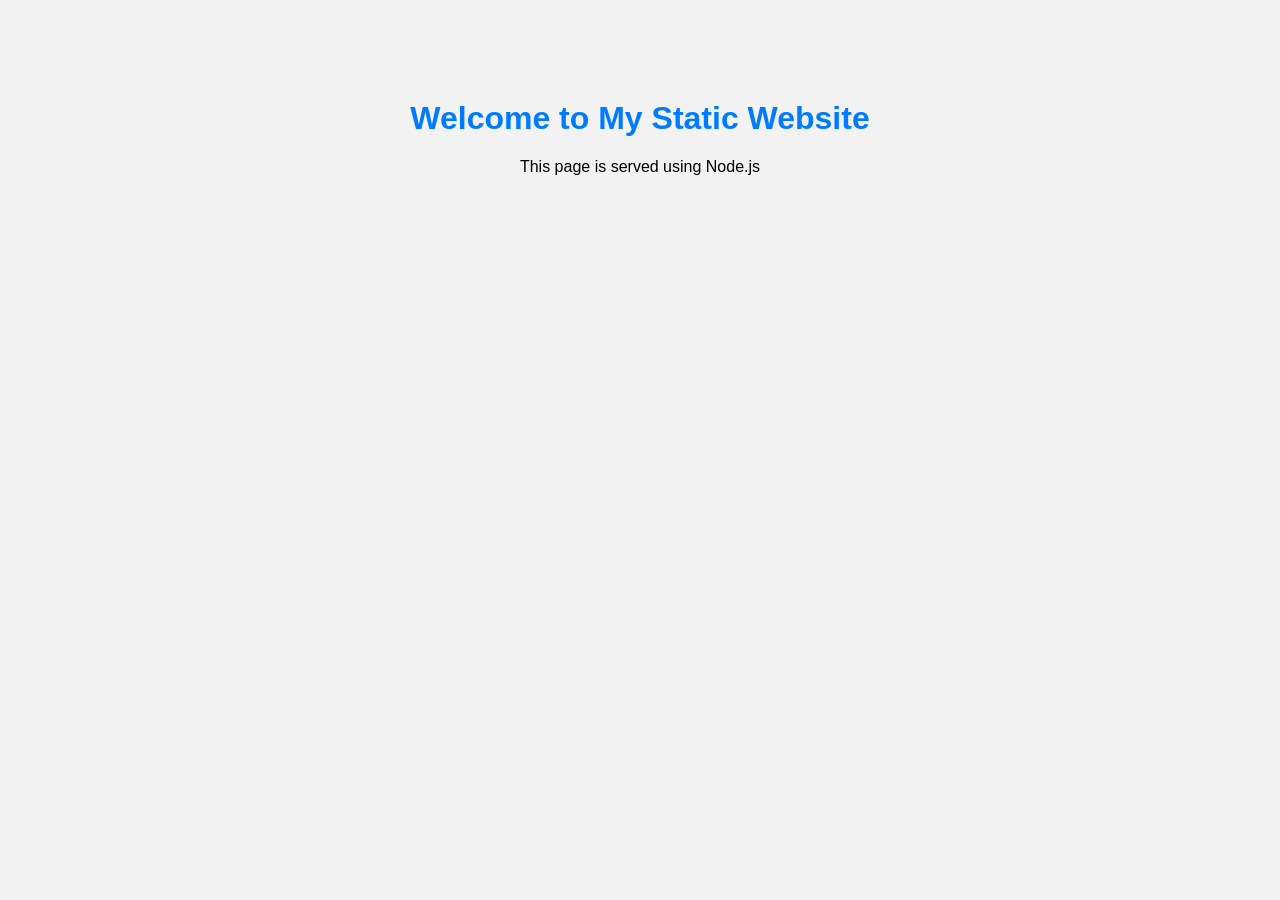
<file: index.html>
<!DOCTYPE html>
<html>
<head>
    <title>Static Website</title>
    <link rel="stylesheet" href="p10.css">
</head>

<body>

    <div class="container">
        <h1>Welcome to My Static Website</h1>
        <p>This page is served using Node.js</p>
    </div>

</body>
</html>
</file>
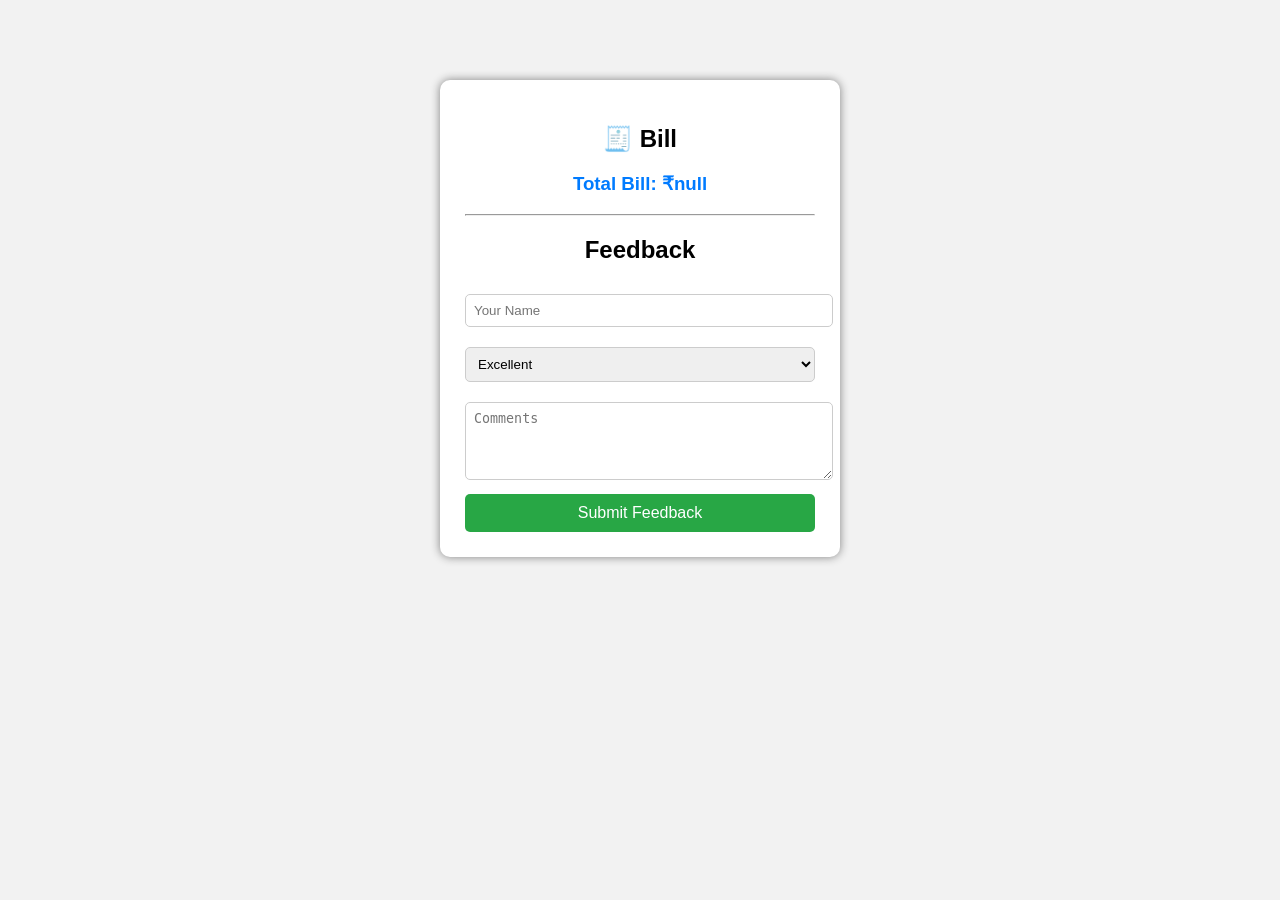
<file: bill.html>
<!DOCTYPE html>
<html>
<head>
    <title>Bill & Feedback</title>
    <link rel="stylesheet" href="p9.css">

    <script>
        function showBill() {
            let total = localStorage.getItem("bill");
            document.getElementById("total").innerHTML = "Total Bill: ₹" + total;
        }

        function submitFeedback() {
            let name = document.getElementById("name").value;
            alert("Thank you " + name + " for your feedback!");
        }
    </script>
</head>

<body onload="showBill()">

<div class="container">

    <h2>🧾 Bill</h2>
    <h3 id="total"></h3>

    <hr>

    <h2>Feedback</h2>

    <form onsubmit="submitFeedback(); return false;">

        <input type="text" id="name" placeholder="Your Name">

        <select>
            <option>Excellent</option>
            <option>Good</option>
            <option>Average</option>
            <option>Poor</option>
        </select>

        <textarea rows="4" placeholder="Comments"></textarea>

        <button type="submit">Submit Feedback</button>

    </form>

</div>

</body>
</html>
</file>
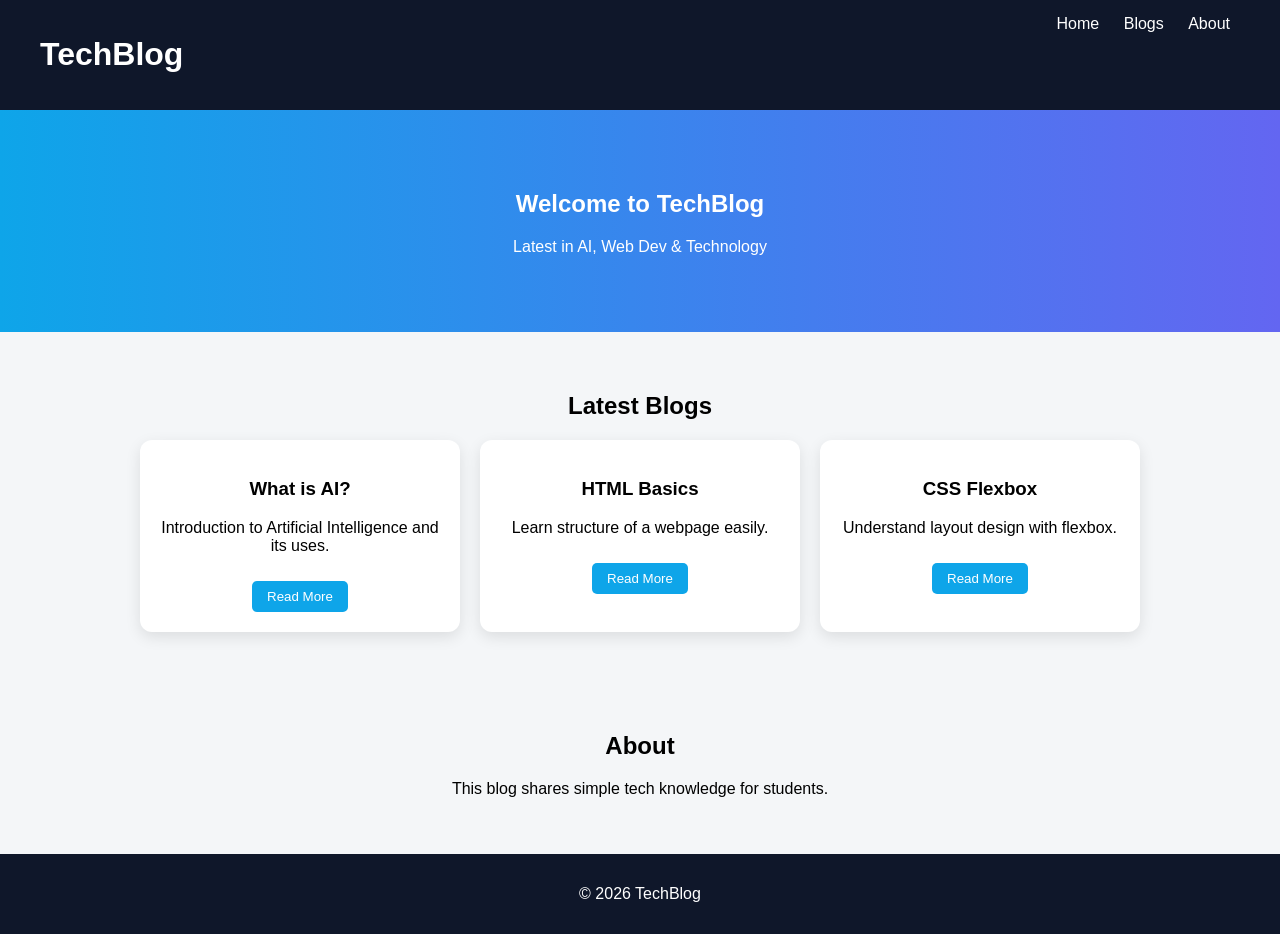
<file: blog.html>
<!DOCTYPE html>
<html lang="en">
<head>
    <meta charset="UTF-8">
    <title>Tech Blog</title>
    <link rel="stylesheet" href="two.css">
</head>

<body>

<!-- Navbar -->
<header>
    <h1>TechBlog</h1>
    <nav>
        <a href="#">Home</a>
        <a href="#blogs">Blogs</a>
        <a href="#about">About</a>
    </nav>
</header>

<!-- Hero -->
<section class="hero">
    <h2>Welcome to TechBlog</h2>
    <p>Latest in AI, Web Dev & Technology</p>
</section>

<!-- Blog Section -->
<section id="blogs">
    <h2>Latest Blogs</h2>

    <div class="blog-container">

        <div class="blog-card">
            <h3>What is AI?</h3>
            <p>Introduction to Artificial Intelligence and its uses.</p>
            <button>Read More</button>
        </div>

        <div class="blog-card">
            <h3>HTML Basics</h3>
            <p>Learn structure of a webpage easily.</p>
            <button>Read More</button>
        </div>

        <div class="blog-card">
            <h3>CSS Flexbox</h3>
            <p>Understand layout design with flexbox.</p>
            <button>Read More</button>
        </div>

    </div>
</section>

<!-- About -->
<section id="about">
    <h2>About</h2>
    <p>This blog shares simple tech knowledge for students.</p>
</section>

<!-- Footer -->
<footer>
    <p>© 2026 TechBlog</p>
</footer>

</body>
</html>
</file>
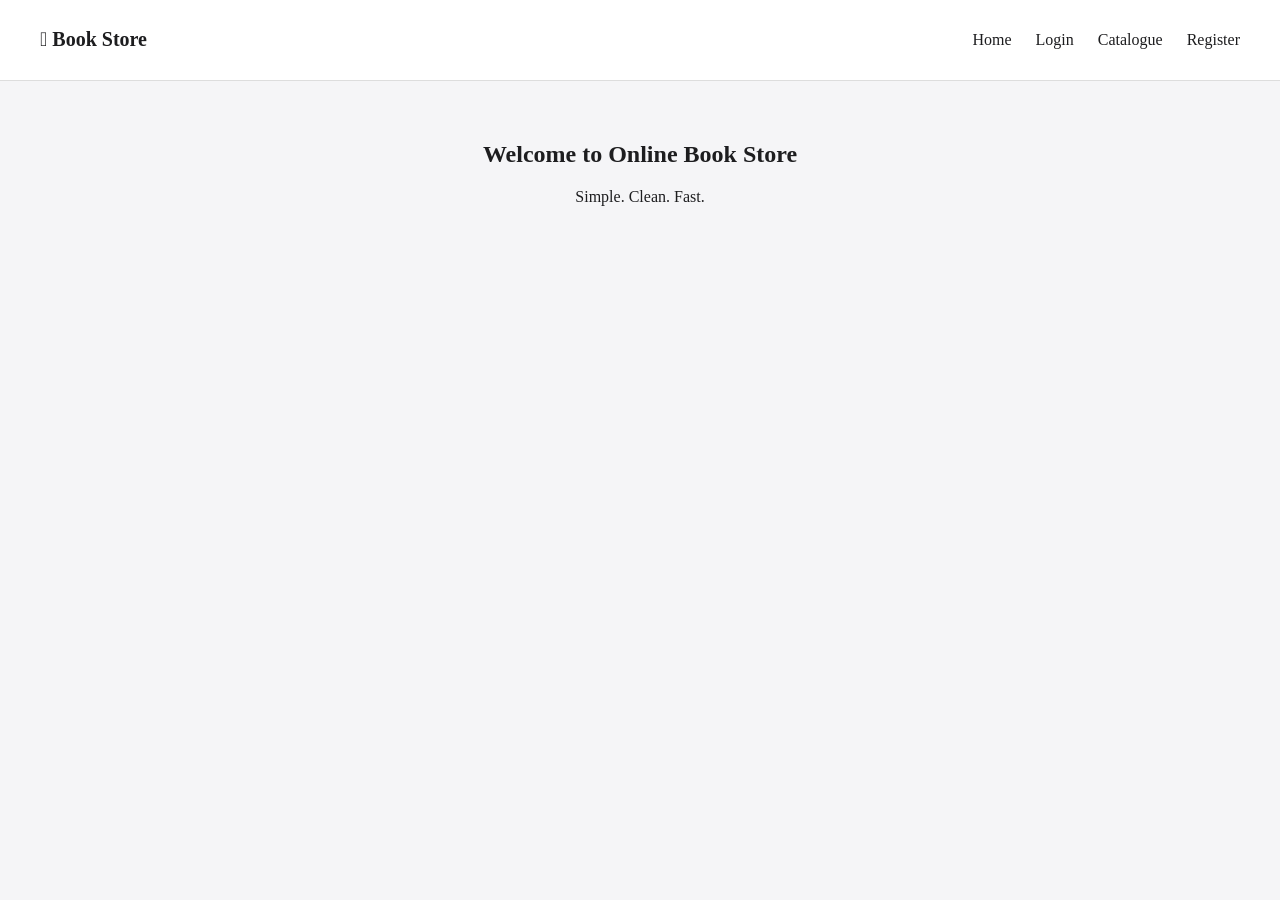
<file: book.html>
<!DOCTYPE html>
<html>
<head>
    <title>Online Book Store</title>
    <link rel="stylesheet" href="p7.css">
</head>

<body>

<!-- Navbar -->
<div class="navbar">
    <h1> Book Store</h1>
    <div class="nav-links">
        <a href="#" onclick="showPage('home')">Home</a>
        <a href="#" onclick="showPage('login')">Login</a>
        <a href="#" onclick="showPage('catalogue')">Catalogue</a>
        <a href="#" onclick="showPage('register')">Register</a>
    </div>
</div>

<!-- HOME -->
<div id="home" class="page active">
    <h2>Welcome to Online Book Store</h2>
    <p>Simple. Clean. Fast.</p>
</div>

<!-- LOGIN -->
<div id="login" class="page">
    <h2>Login</h2>
    <form class="card">
        <input type="text" placeholder="Username">
        <input type="password" placeholder="Password">
        <button>Login</button>
    </form>
</div>

<!-- CATALOGUE -->
<div id="catalogue" class="page">
    <h2>Book Catalogue</h2>

    <table>
        <tr>
            <th>Book</th>
            <th>Author</th>
            <th>Price (₹)</th>
        </tr>
        <tr>
            <td>Java Programming</td>
            <td>Herbert Schildt</td>
            <td>500</td>
        </tr>
        <tr>
            <td>DBMS</td>
            <td>Korth</td>
            <td>450</td>
        </tr>
        <tr>
            <td>Data Structures</td>
            <td>Seymour</td>
            <td>400</td>
        </tr>
        <tr>
            <td>Operating System</td>
            <td>Galvin</td>
            <td>550</td>
        </tr>
    </table>
</div>

<!-- REGISTER -->
<div id="register" class="page">
    <h2>Register</h2>
    <form class="card">
        <input type="text" placeholder="Name">
        <input type="email" placeholder="Email">
        <input type="password" placeholder="Password">
        <input type="text" placeholder="Phone">
        
        <div class="gender">
            <label><input type="radio" name="g"> Male</label>
            <label><input type="radio" name="g"> Female</label>
        </div>

        <button>Register</button>
    </form>
</div>

<script>
function showPage(pageId) {
    let pages = document.querySelectorAll(".page");
    pages.forEach(p => p.classList.remove("active"));
    document.getElementById(pageId).classList.add("active");
}
</script>

</body>
</html>
</file>
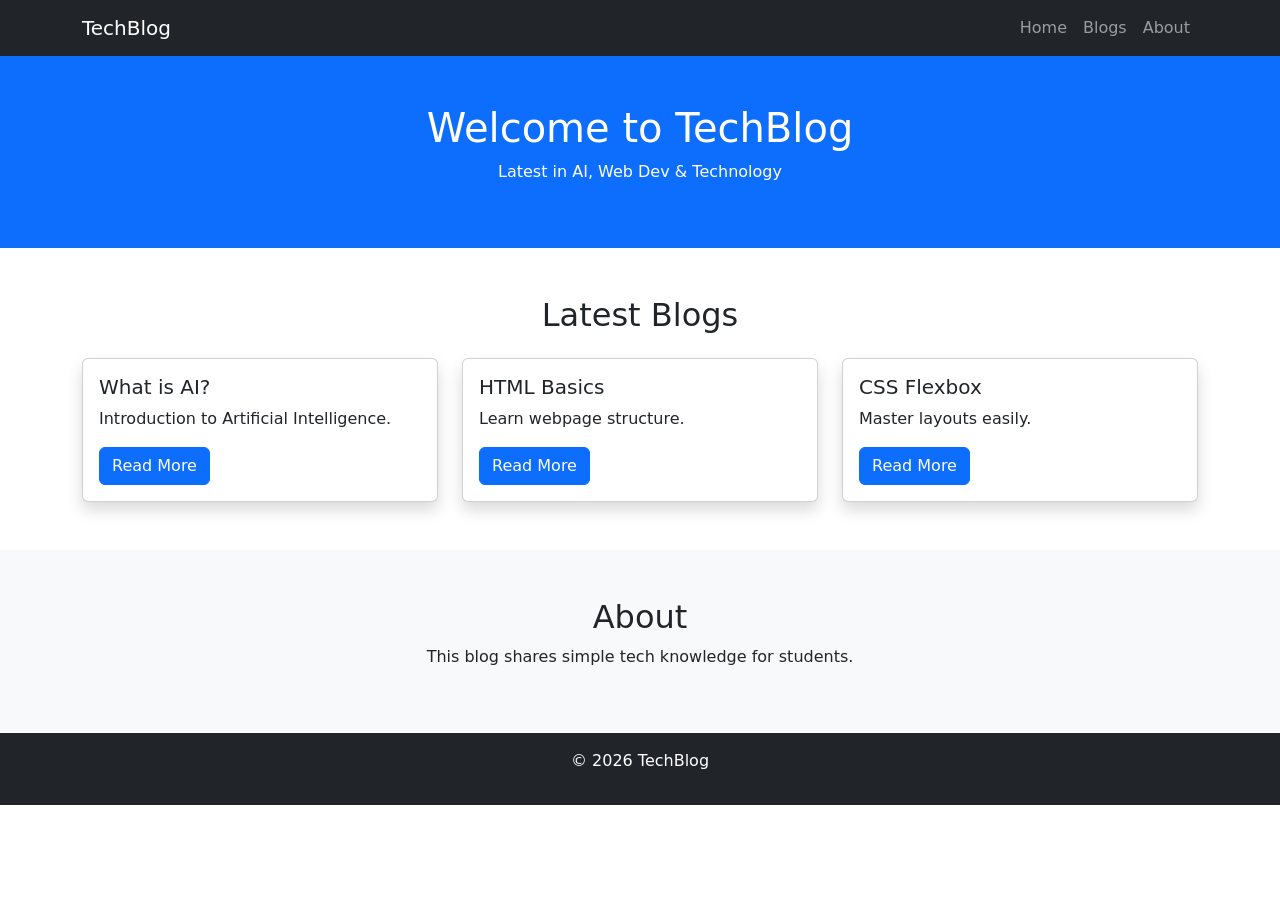
<file: bootstrap.html>
<!DOCTYPE html>
<html lang="en">
<head>
    <meta charset="UTF-8">
    <title>Tech Blog</title>

    <!-- Bootstrap CDN -->
    <link href="https://cdn.jsdelivr.net/npm/bootstrap@5.3.0/dist/css/bootstrap.min.css" rel="stylesheet">
</head>

<body>

<!-- Navbar -->
<nav class="navbar navbar-expand-lg navbar-dark bg-dark">
  <div class="container">
    <a class="navbar-brand" href="#">TechBlog</a>

    <button class="navbar-toggler" data-bs-toggle="collapse" data-bs-target="#menu">
      <span class="navbar-toggler-icon"></span>
    </button>

    <div class="collapse navbar-collapse" id="menu">
      <ul class="navbar-nav ms-auto">
        <li class="nav-item"><a class="nav-link" href="#">Home</a></li>
        <li class="nav-item"><a class="nav-link" href="#blogs">Blogs</a></li>
        <li class="nav-item"><a class="nav-link" href="#about">About</a></li>
      </ul>
    </div>
  </div>
</nav>

<!-- Hero -->
<section class="bg-primary text-white text-center p-5">
    <h1>Welcome to TechBlog</h1>
    <p>Latest in AI, Web Dev & Technology</p>
</section>

<!-- Blogs -->
<section id="blogs" class="container my-5">
    <h2 class="text-center mb-4">Latest Blogs</h2>

    <div class="row g-4">

        <div class="col-md-4">
            <div class="card shadow">
                <div class="card-body">
                    <h5 class="card-title">What is AI?</h5>
                    <p class="card-text">Introduction to Artificial Intelligence.</p>
                    <a href="#" class="btn btn-primary">Read More</a>
                </div>
            </div>
        </div>

        <div class="col-md-4">
            <div class="card shadow">
                <div class="card-body">
                    <h5 class="card-title">HTML Basics</h5>
                    <p class="card-text">Learn webpage structure.</p>
                    <a href="#" class="btn btn-primary">Read More</a>
                </div>
            </div>
        </div>

        <div class="col-md-4">
            <div class="card shadow">
                <div class="card-body">
                    <h5 class="card-title">CSS Flexbox</h5>
                    <p class="card-text">Master layouts easily.</p>
                    <a href="#" class="btn btn-primary">Read More</a>
                </div>
            </div>
        </div>

    </div>
</section>

<!-- About -->
<section id="about" class="bg-light text-center p-5">
    <h2>About</h2>
    <p>This blog shares simple tech knowledge for students.</p>
</section>

<!-- Footer -->
<footer class="bg-dark text-white text-center p-3">
    <p>© 2026 TechBlog</p>
</footer>

<!-- Bootstrap JS -->
<script src="https://cdn.jsdelivr.net/npm/bootstrap@5.3.0/dist/js/bootstrap.bundle.min.js"></script>

</body>
</html>
</file>
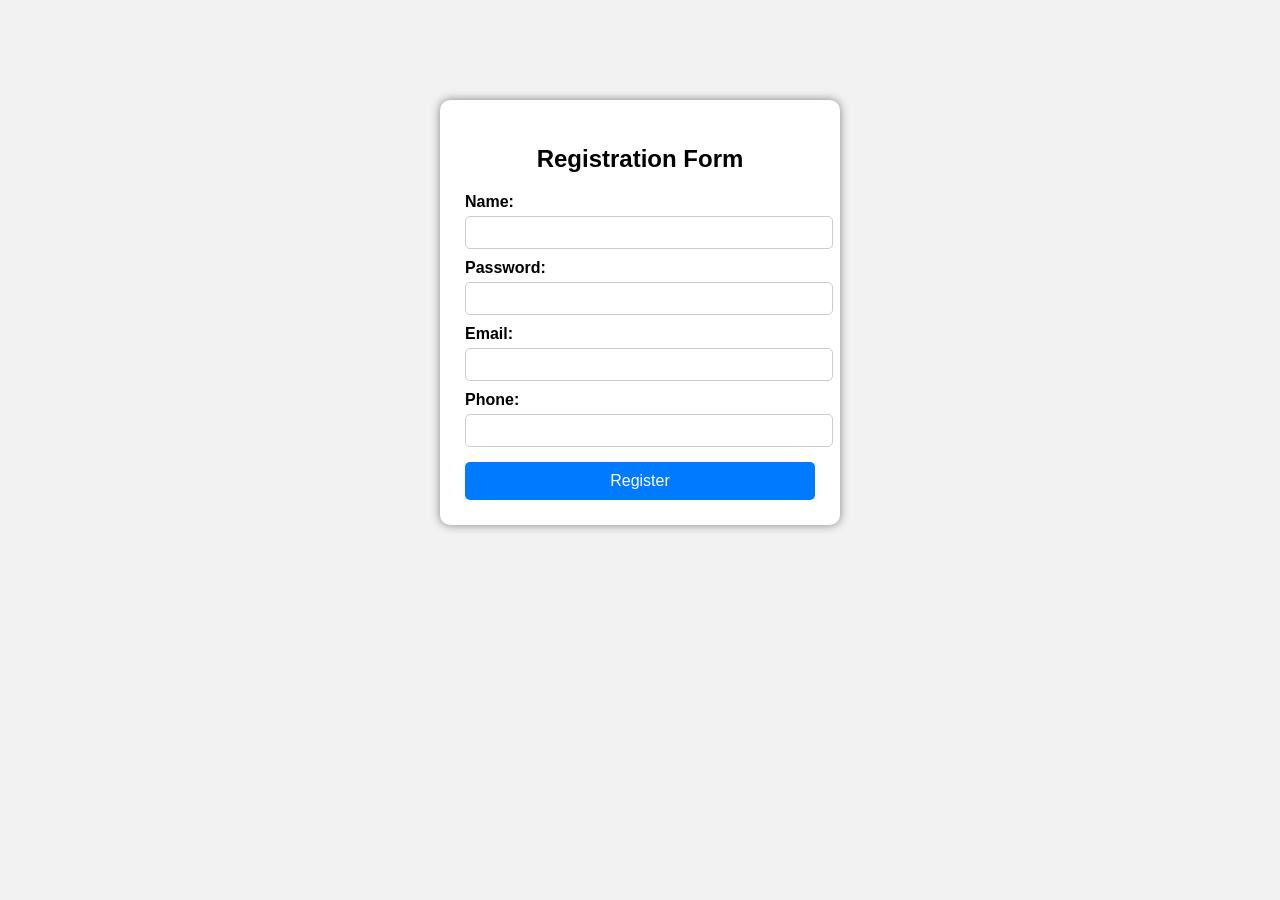
<file: exp8.html>
<!DOCTYPE html>
<html>
<head>
    <title>Registration Form</title>
    <link rel="stylesheet" href="p8.css">

    <script>
        function validateForm() {

            var name = document.getElementById("name").value;
            var password = document.getElementById("password").value;
            var email = document.getElementById("email").value;
            var phone = document.getElementById("phone").value;

            // Name Validation
            var namePattern = /^[A-Za-z]{6,}$/;
            if (!namePattern.test(name)) {
                alert("Name must contain only alphabets and at least 6 characters");
                return false;
            }

            // Password Validation
            if (password.length < 6) {
                alert("Password must be at least 6 characters long");
                return false;
            }

            // Email Validation
            var emailPattern = /^[^ ]+@[^ ]+\.[a-z]{2,3}$/;
            if (!emailPattern.test(email)) {
                alert("Enter valid email (name@domain.com)");
                return false;
            }

            // Phone Validation
            var phonePattern = /^[0-9]{10}$/;
            if (!phonePattern.test(phone)) {
                alert("Phone number must be exactly 10 digits");
                return false;
            }

            alert("Registration Successful!");
            return true;
        }
    </script>

</head>

<body>

    <div class="container">
        <h2>Registration Form</h2>

        <form onsubmit="return validateForm()">

            <label>Name:</label>
            <input type="text" id="name">

            <label>Password:</label>
            <input type="password" id="password">

            <label>Email:</label>
            <input type="text" id="email">

            <label>Phone:</label>
            <input type="text" id="phone">

            <input type="submit" value="Register">

        </form>
    </div>

</body>
</html>
</file>
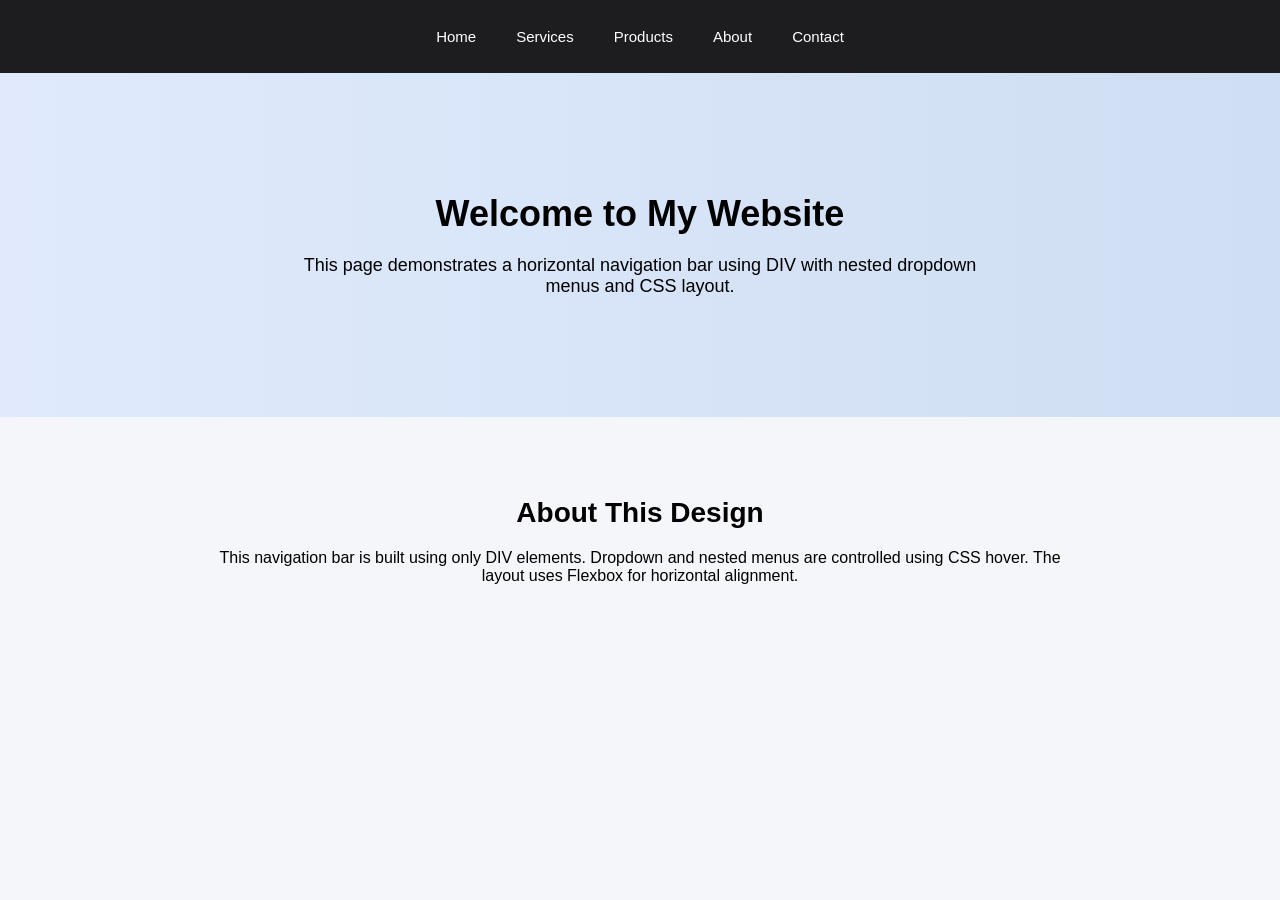
<file: navbar.html>
<!DOCTYPE html>
<html>
<head>
<meta charset="UTF-8">
<meta name="viewport" content="width=device-width, initial-scale=1.0">
<title>Horizontal Navigation Bar</title>
<link rel="stylesheet" href="p3.css">
</head>
<body>

<!-- NAVBAR -->
<div class="navbar">

    <div class="nav-item">Home</div>

    <div class="nav-item dropdown">
        Services
        <div class="dropdown-menu">
            <div class="dropdown-item">Web Design</div>
            <div class="dropdown-item">App Development</div>

            <div class="dropdown-item nested">
                More Services ▶
                <div class="nested-menu">
                    <div class="dropdown-item">SEO</div>
                    <div class="dropdown-item">Marketing</div>
                </div>
            </div>
        </div>
    </div>

    <div class="nav-item dropdown">
        Products
        <div class="dropdown-menu">
            <div class="dropdown-item">Software</div>
            <div class="dropdown-item">Hardware</div>
        </div>
    </div>

    <div class="nav-item">About</div>
    <div class="nav-item">Contact</div>

</div>

<!-- PAGE CONTENT -->
<div class="hero">
    <h1>Welcome to My Website</h1>
    <p>This page demonstrates a horizontal navigation bar using DIV with nested dropdown menus and CSS layout.</p>
</div>

<div class="section">
    <h2>About This Design</h2>
    <p>
        This navigation bar is built using only DIV elements.
        Dropdown and nested menus are controlled using CSS hover.
        The layout uses Flexbox for horizontal alignment.
    </p>
</div>

</body>
</html>
</file>
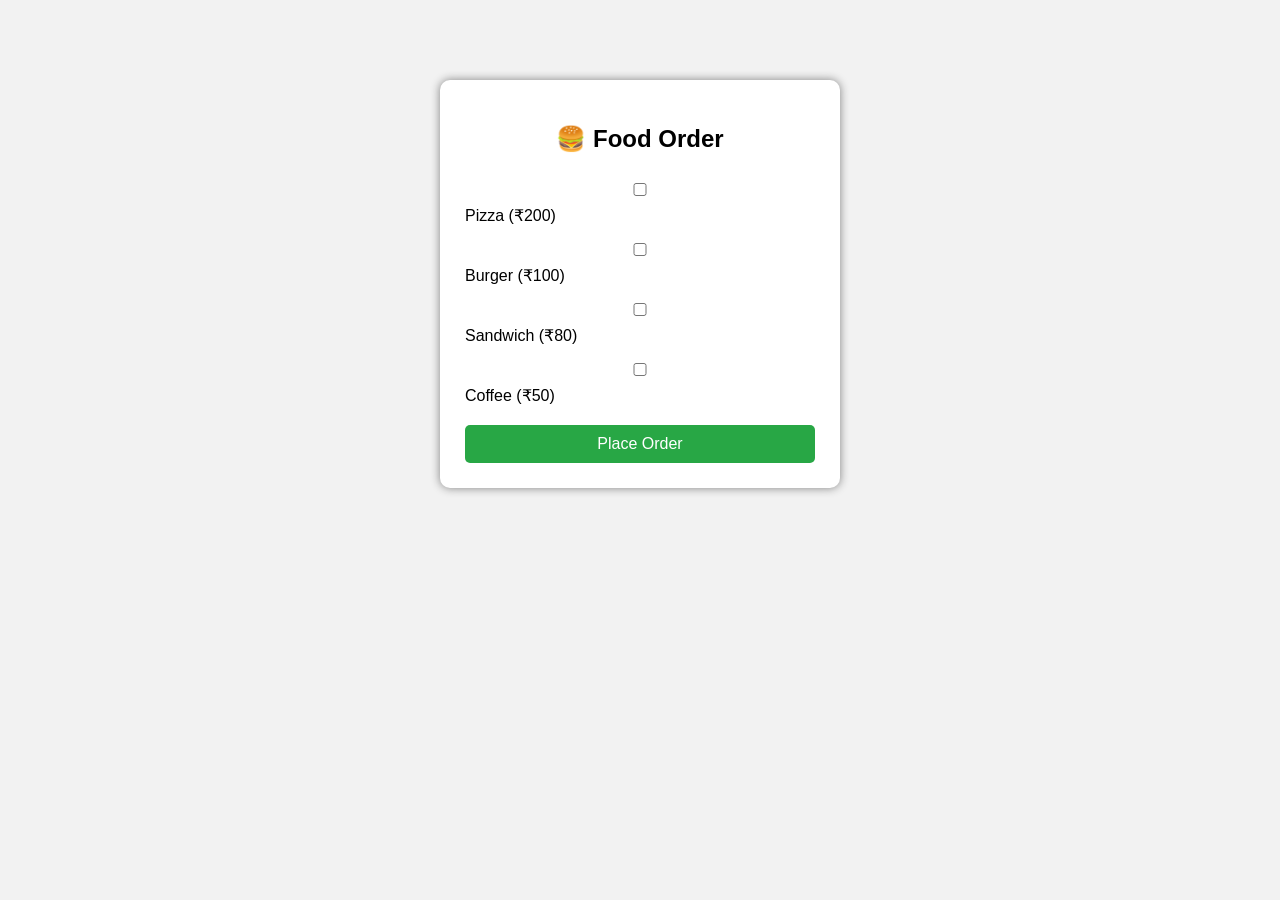
<file: order.html>
<!DOCTYPE html>
<html>
<head>
    <title>Food Order</title>
    <link rel="stylesheet" href="p9.css">

    <script>
        function generateBill() {
            let total = 0;

            if (document.getElementById("pizza").checked) total += 200;
            if (document.getElementById("burger").checked) total += 100;
            if (document.getElementById("sandwich").checked) total += 80;
            if (document.getElementById("coffee").checked) total += 50;

            localStorage.setItem("bill", total);
            window.location.href = "bill.html";
        }
    </script>
</head>

<body>

<div class="container">
    <h2>🍔 Food Order</h2>

    <div class="menu">
        <label><input type="checkbox" id="pizza"> Pizza (₹200)</label>
        <label><input type="checkbox" id="burger"> Burger (₹100)</label>
        <label><input type="checkbox" id="sandwich"> Sandwich (₹80)</label>
        <label><input type="checkbox" id="coffee"> Coffee (₹50)</label>
    </div>

    <button onclick="generateBill()">Place Order</button>
</div>

</body>
</html>
</file>
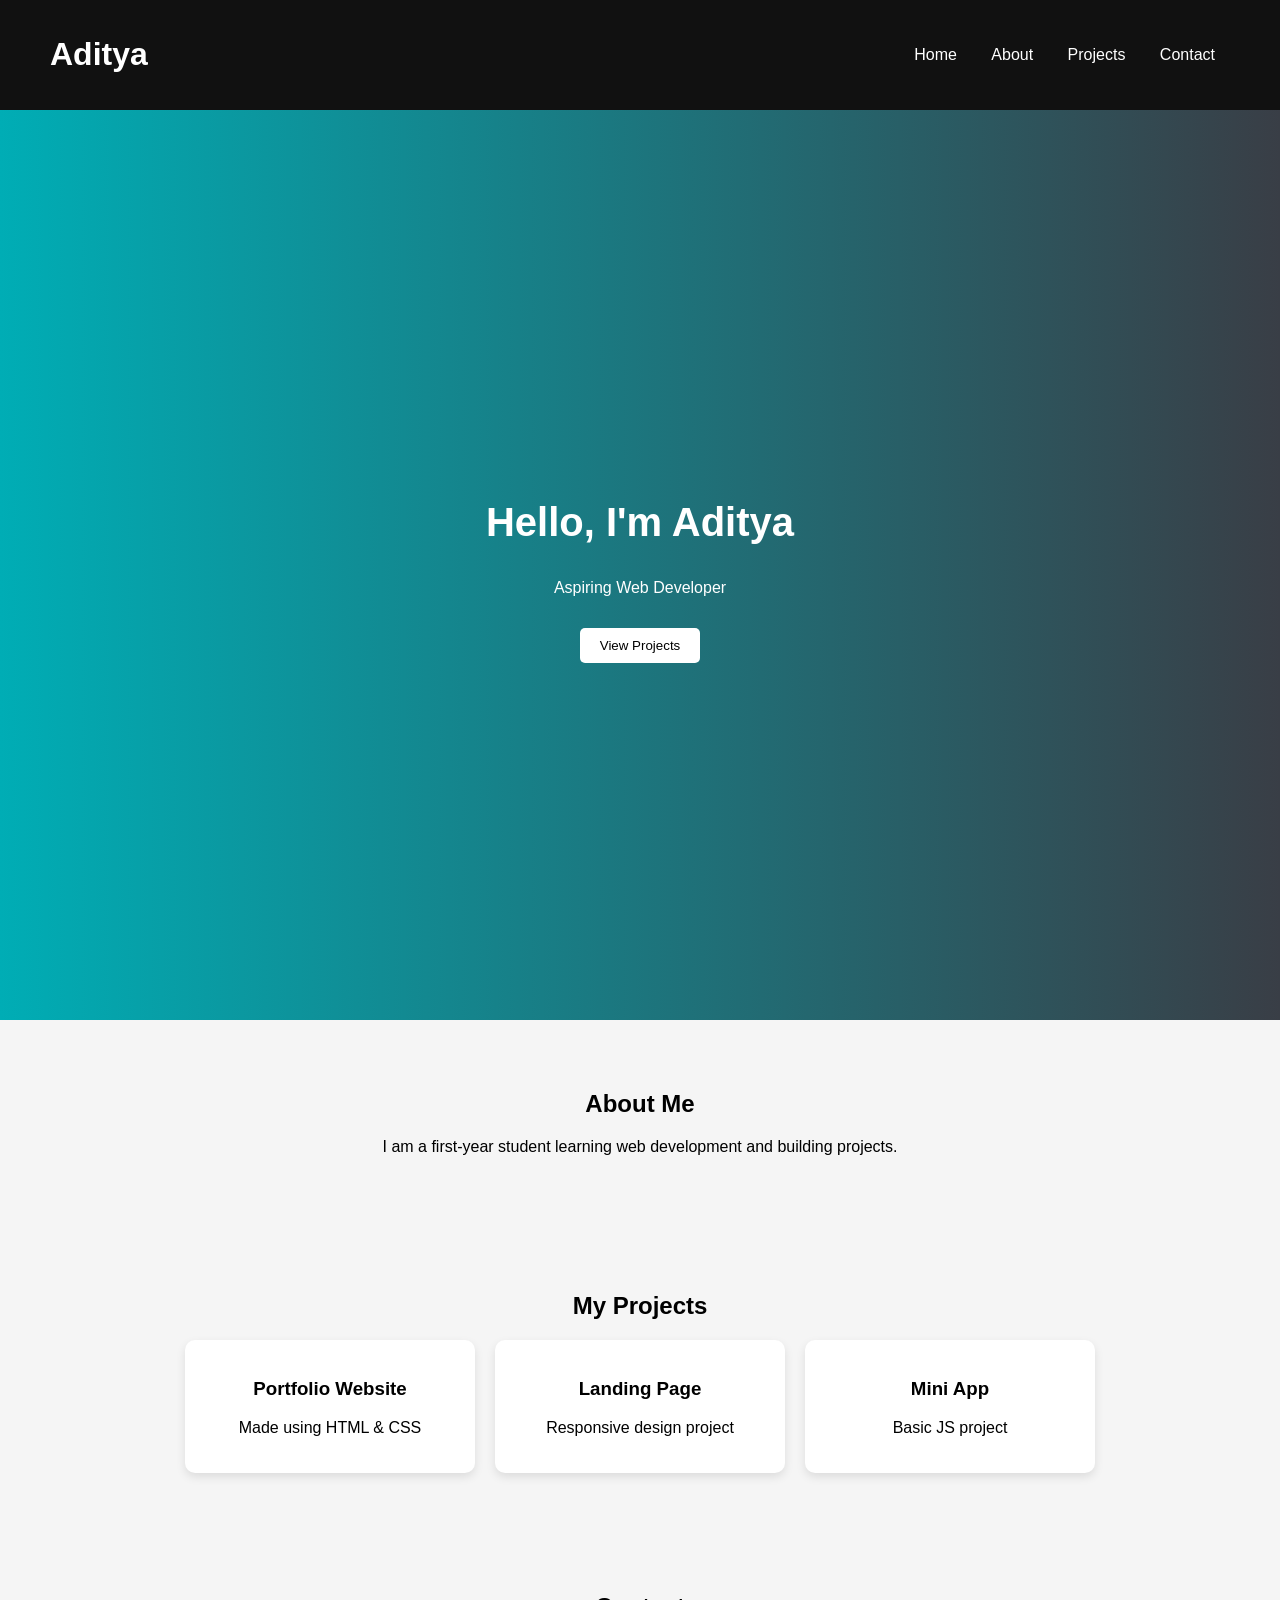
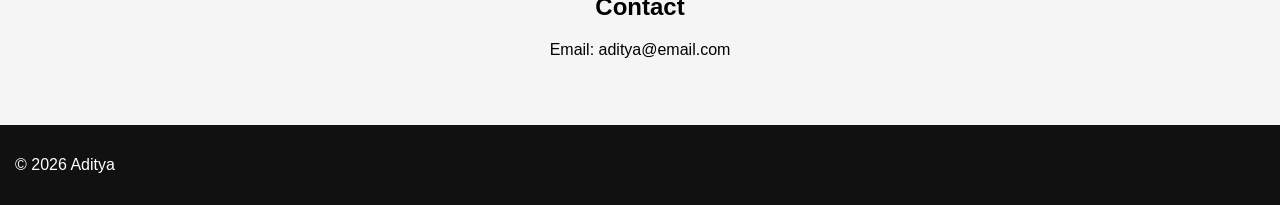
<file: portfolio.html>
<!DOCTYPE html>
<html lang="en">
<head>
    <meta charset="UTF-8">
    <title>Aditya Portfolio</title>
    <link rel="stylesheet" href="one.css">
</head>

<body>

<!-- Navbar -->
<header>
    <h1>Aditya</h1>
    <nav>
        <a href="#">Home</a>
        <a href="#about">About</a>
        <a href="#projects">Projects</a>
        <a href="#contact">Contact</a>
    </nav>
</header>

<!-- Hero Section -->
<section class="hero">
    <div class="hero-text">
        <h2>Hello, I'm Aditya</h2>
        <p>Aspiring Web Developer</p>
        <button>View Projects</button>
    </div>
</section>

<!-- About -->
<section id="about">
    <h2>About Me</h2>
    <p>I am a first-year student learning web development and building projects.</p>
</section>

<!-- Projects -->
<section id="projects">
    <h2>My Projects</h2>

    <div class="project-container">
        <div class="card">
            <h3>Portfolio Website</h3>
            <p>Made using HTML & CSS</p>
        </div>

        <div class="card">
            <h3>Landing Page</h3>
            <p>Responsive design project</p>
        </div>

        <div class="card">
            <h3>Mini App</h3>
            <p>Basic JS project</p>
        </div>
    </div>
</section>

<!-- Contact -->
<section id="contact">
    <h2>Contact</h2>
    <p>Email: aditya@email.com</p>
</section>

<footer>
    <p>© 2026 Aditya</p>
</footer>

</body>
</html>
</file>
<file: p10.css>
body {
    margin: 0;
    font-family: Arial;
    background: #f2f2f2;
}

.container {
    text-align: center;
    margin-top: 100px;
}

h1 {
    color: #007bff;
}
</file>
<file: p9.css>
body {
    font-family: Arial, sans-serif;
    background: #f2f2f2;
    margin: 0;
}

/* Center container */
.container {
    width: 350px;
    margin: 80px auto;
    background: white;
    padding: 25px;
    border-radius: 10px;
    box-shadow: 0 0 10px gray;
    text-align: center;
}

/* Heading */
h2 {
    margin-bottom: 20px;
}

/* Menu items */
.menu {
    text-align: left;
    margin-bottom: 20px;
}

.menu label {
    display: block;
    margin: 8px 0;
}

/* Inputs */
input, select, textarea {
    width: 100%;
    padding: 8px;
    margin: 10px 0;
    border: 1px solid #ccc;
    border-radius: 5px;
}

/* Button */
button {
    width: 100%;
    padding: 10px;
    background: #28a745;
    color: white;
    border: none;
    border-radius: 5px;
    font-size: 16px;
    cursor: pointer;
}

button:hover {
    background: #218838;
}

/* Bill text */
#total {
    color: #007bff;
}
</file>
<file: two.css>
body {
    margin: 0;
    font-family: 'Segoe UI', sans-serif;
    background: #f4f6f8;
}

/* Navbar */
header {
    display: flex;
    justify-content: space-between;
    padding: 15px 40px;
    background: #0f172a;
    color: white;
}

nav a {
    color: white;
    margin: 10px;
    text-decoration: none;
}

nav a:hover {
    color: #38bdf8;
}

/* Hero */
.hero {
    text-align: center;
    padding: 60px;
    background: linear-gradient(to right, #0ea5e9, #6366f1);
    color: white;
}

/* Blog Section */
section {
    padding: 40px;
    text-align: center;
}

.blog-container {
    display: flex;
    justify-content: center;
    gap: 20px;
    flex-wrap: wrap;
}

.blog-card {
    background: white;
    width: 280px;
    padding: 20px;
    border-radius: 12px;
    box-shadow: 0 5px 15px rgba(0,0,0,0.1);
    transition: 0.3s;
}

.blog-card:hover {
    transform: translateY(-8px);
}

.blog-card button {
    margin-top: 10px;
    padding: 8px 15px;
    border: none;
    background: #0ea5e9;
    color: white;
    border-radius: 5px;
    cursor: pointer;
}

/* Footer */
footer {
    background: #0f172a;
    color: white;
    padding: 15px;
    text-align: center;
}
</file>
<file: p7.css>
/* Apple-like minimal design */

body {
    margin: 0;
    font-family: -apple-system, BlinkMacSystemFont, "Segoe UI", Roboto;
    background: #f5f5f7;
    color: #1d1d1f;
}

/* Navbar */
.navbar {
    display: flex;
    justify-content: space-between;
    align-items: center;
    padding: 15px 40px;
    background: white;
    border-bottom: 1px solid #ddd;
}

.navbar h1 {
    font-size: 20px;
    font-weight: 600;
}

.nav-links a {
    margin-left: 20px;
    text-decoration: none;
    color: #1d1d1f;
    font-weight: 500;
}

.nav-links a:hover {
    color: #0071e3;
}

/* Pages */
.page {
    display: none;
    padding: 40px;
    text-align: center;
}

.page.active {
    display: block;
}

/* Card (Apple style form) */
.card {
    background: white;
    padding: 30px;
    margin: auto;
    width: 300px;
    border-radius: 12px;
    box-shadow: 0 4px 20px rgba(0,0,0,0.08);
}

.card input {
    width: 100%;
    padding: 10px;
    margin: 10px 0;
    border: 1px solid #ddd;
    border-radius: 8px;
    outline: none;
}

.card input:focus {
    border-color: #0071e3;
}

/* Button */
button {
    width: 100%;
    padding: 10px;
    background: #0071e3;
    color: white;
    border: none;
    border-radius: 8px;
    font-weight: 600;
    cursor: pointer;
}

button:hover {
    background: #005bb5;
}

/* Table */
table {
    margin: auto;
    border-collapse: collapse;
    width: 60%;
    background: white;
    border-radius: 10px;
    overflow: hidden;
}

th, td {
    padding: 12px;
    border-bottom: 1px solid #eee;
}

th {
    background: #fafafa;
    font-weight: 600;
}

/* Gender */
.gender {
    text-align: left;
    margin: 10px 0;
}
</file>
<file: p8.css>
body {
    font-family: Arial, sans-serif;
    background-color: #f2f2f2;
}

/* Center box */
.container {
    width: 350px;
    margin: 100px auto;
    background: white;
    padding: 25px;
    border-radius: 10px;
    box-shadow: 0px 0px 10px gray;
}

/* Heading */
h2 {
    text-align: center;
}

/* Labels */
label {
    display: block;
    margin-top: 10px;
    font-weight: bold;
}

/* Inputs */
input[type="text"],
input[type="password"] {
    width: 100%;
    padding: 8px;
    margin-top: 5px;
    border: 1px solid #ccc;
    border-radius: 5px;
}

/* Button */
input[type="submit"] {
    width: 100%;
    margin-top: 15px;
    padding: 10px;
    background-color: #007BFF;
    color: white;
    border: none;
    border-radius: 5px;
    font-size: 16px;
}

input[type="submit"]:hover {
    background-color: #0056b3;
}
</file>
<file: p3.css>
*{
    margin:0;
    padding:0;
    box-sizing:border-box;
    font-family:Arial, sans-serif;
}

body{
    background:#f4f6f9;
}

/* ================= NAVBAR ================= */

.navbar{
    display:flex;
    justify-content:center;
    gap:40px;
    padding:20px 0;
    background:#1d1d1f;
}

.nav-item{
    position:relative;
    color:white;
    cursor:pointer;
    padding:8px 0;
    font-size:15px;
}

/* Underline Animation */
.nav-item::after{
    content:"";
    position:absolute;
    width:0;
    height:2px;
    background:#0071e3;
    bottom:-5px;
    left:0;
    transition:0.3s;
}

.nav-item:hover::after{
    width:100%;
}

/* ================= DROPDOWN ================= */

.dropdown-menu{
    position:absolute;
    top:35px;
    left:0;
    background:white;
    min-width:180px;
    border-radius:8px;
    box-shadow:0 10px 25px rgba(0,0,0,0.15);
    display:none;
    padding:10px 0;
}

.dropdown:hover .dropdown-menu{
    display:block;
}

.dropdown-item{
    padding:10px 15px;
    color:#333;
    font-size:14px;
    white-space:nowrap;
}

.dropdown-item:hover{
    background:#f2f2f2;
}

/* ================= NESTED MENU ================= */

.nested{
    position:relative;
}

.nested-menu{
    position:absolute;
    top:0;
    left:100%;
    background:white;
    min-width:160px;
    border-radius:8px;
    box-shadow:0 10px 25px rgba(0,0,0,0.15);
    display:none;
    padding:10px 0;
}

.nested:hover .nested-menu{
    display:block;
}

/* ================= CONTENT ================= */

.hero{
    padding:120px 20px;
    text-align:center;
    background:linear-gradient(to right,#e0eafc,#cfdef3);
}

.hero h1{
    font-size:36px;
    margin-bottom:20px;
}

.hero p{
    font-size:18px;
    max-width:700px;
    margin:auto;
}

.section{
    padding:80px 20px;
    text-align:center;
    max-width:900px;
    margin:auto;
}

.section h2{
    margin-bottom:20px;
    font-size:28px;
}
</file>
<file: one.css>
body {
    margin: 0;
    font-family: 'Segoe UI', sans-serif;
    background: #f5f5f5;
}

/* Navbar */
header {
    display: flex;
    justify-content: space-between;
    align-items: center;
    padding: 15px 50px;
    background: #111;
    color: white;
}

nav a {
    margin: 0 15px;
    color: white;
    text-decoration: none;
}

nav a:hover {
    color: #00adb5;
}

/* Hero */
.hero {
    height: 90vh;
    display: flex;
    justify-content: center;
    align-items: center;
    background: linear-gradient(to right, #00adb5, #393e46);
    color: white;
    text-align: center;
}

.hero h2 {
    font-size: 40px;
}

.hero button {
    margin-top: 15px;
    padding: 10px 20px;
    border: none;
    background: white;
    color: black;
    cursor: pointer;
    border-radius: 5px;
}

/* Sections */
section {
    padding: 50px;
    text-align: center;
}

/* Projects */
.project-container {
    display: flex;
    justify-content: center;
    gap: 20px;
    flex-wrap: wrap;
}

.card {
    background: white;
    padding: 20px;
    width: 250px;
    border-radius: 10px;
    box-shadow: 0 4px 10px rgba(0,0,0,0.1);
    transition: 0.3s;
}

.card:hover {
    transform: translateY(-10px);
}

/* Footer */
footer {
    background: #111;
    color: white;
    padding: 15px;
}
</file>
